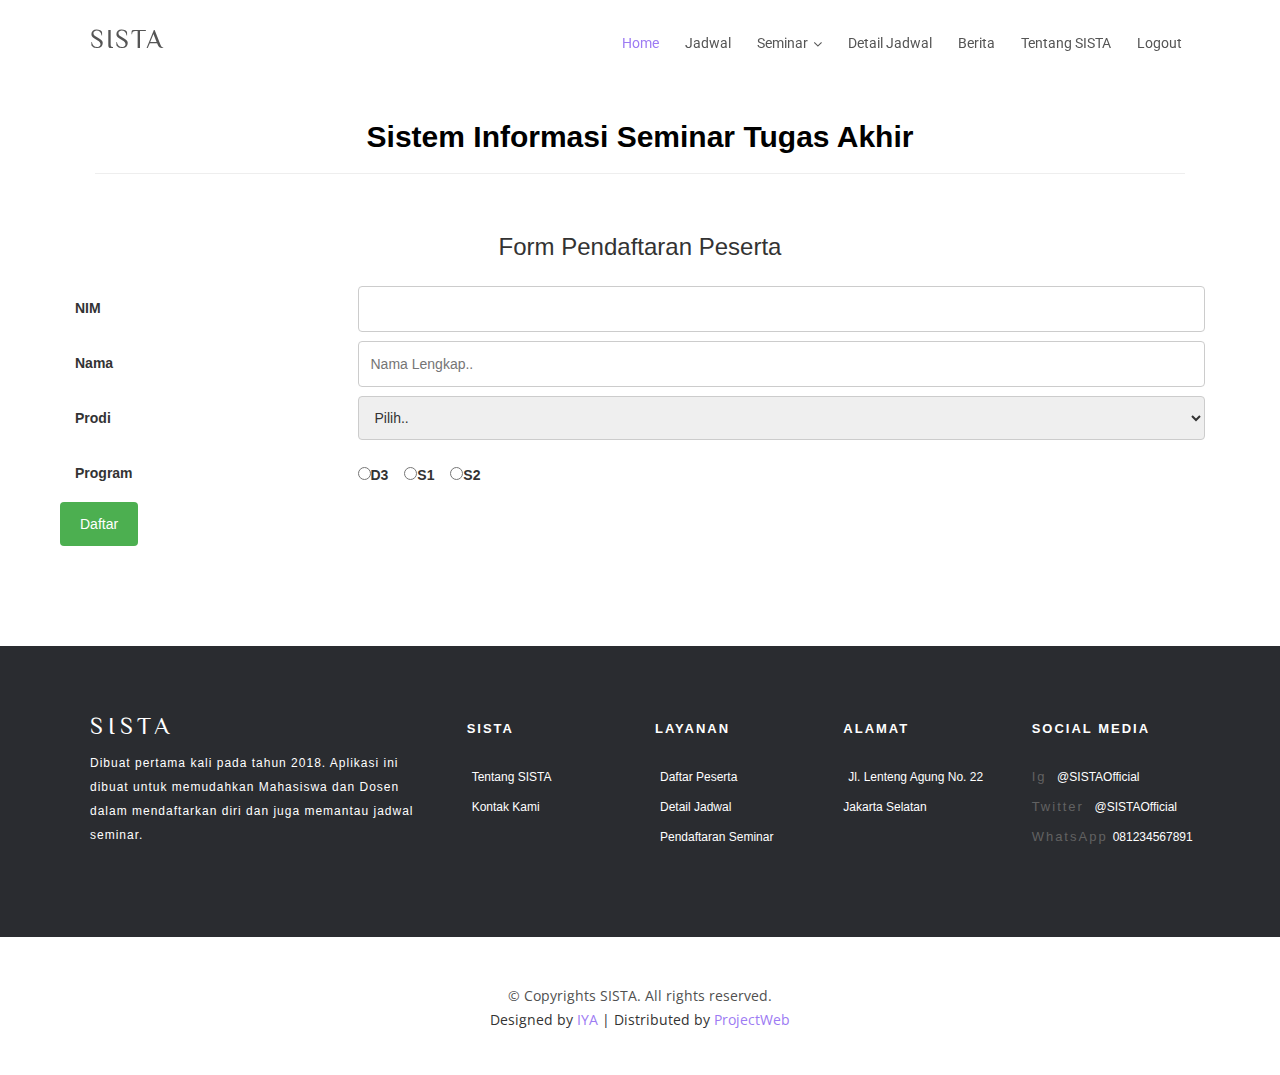
<file: Khoirunnisaa7.github.io-main/daftar-peserta.html>
<!DOCTYPE html>
<html lang="en">

<head>
    <meta charset="utf-8">
    <title>SISTA - Sistem Informasi Seminar Tugas Akhir</title>
    <meta content="width=device-width, initial-scale=1.0" name="viewport">
    <meta content="" name="keywords">
    <meta content="" name="description">

    <!-- Favicons -->
    <link href="img/logo.png" rel="icon">
    <link href="img/apple-touch-icon.png" rel="apple-touch-icon">

    <!-- Google Fonts -->
    <link
        href="https://fonts.googleapis.com/css?family=Open+Sans:300,300i,400,400i,700,700i|Roboto:100,300,400,500,700|Philosopher:400,400i,700,700i"
        rel="stylesheet">

    <!-- Bootstrap css -->
    <!-- <link rel="stylesheet" href="css/bootstrap.css"> -->
    <link href="lib/bootstrap/css/bootstrap.min.css" rel="stylesheet">
    <link href="//netdna.bootstrapcdn.com/bootstrap/3.0.0/css/bootstrap.min.css" rel="stylesheet" id="bootstrap-css">
    <script src="//netdna.bootstrapcdn.com/bootstrap/3.0.0/js/bootstrap.min.js"></script>
    <script src="//code.jquery.com/jquery-1.11.1.min.js"></script>

    <!-- Libraries CSS Files -->
    <link href="lib/owlcarousel/assets/owl.carousel.min.css" rel="stylesheet">
    <link href="lib/owlcarousel/assets/owl.theme.default.min.css" rel="stylesheet">
    <link href="lib/font-awesome/css/font-awesome.min.css" rel="stylesheet">
    <link href="lib/animate/animate.min.css" rel="stylesheet">
    <link href="lib/modal-video/css/modal-video.min.css" rel="stylesheet">

    <!-- Main Stylesheet File -->
    <link href="css/style.css" rel="stylesheet">

    <!-- =======================================================
    Theme Name: eStartup
    Theme URL: https://bootstrapmade.com/estartup-bootstrap-landing-page-template/
    Author: BootstrapMade.com
    License: https://bootstrapmade.com/license/
  ======================================================= -->
</head>
<style>
    * {
        box-sizing: border-box;
    }

    input[type=text],
    select,
    textarea {
        width: 100%;
        padding: 12px;
        border: 1px solid #ccc;
        border-radius: 4px;
        resize: vertical;
    }

    label {
        padding: 12px 12px 12px 0;
        display: inline-block;
    }

    input[type=submit] {
        background-color: #4CAF50;
        color: white;
        padding: 12px 20px;
        border: none;
        border-radius: 4px;
        cursor: pointer;
        float: right;
    }

    input[type=submit]:hover {
        background-color: #45a049;
    }

    .container {
        border-radius: 5px;
        padding: 20px;
    }

    .col-25 {
        float: left;
        width: 25%;
        margin-top: 6px;
    }

    .col-75 {
        float: left;
        width: 75%;
        margin-top: 6px;
    }

    /* Clear floats after the columns */
    .row:after {
        content: "";
        display: table;
        clear: both;
    }

    /* Responsive layout - when the screen is less than 600px wide, make the two columns stack on top of each other instead of next to each other */
    @media screen and (max-width: 600px) {

        .col-25,
        .col-75,
        input[type=submit] {
            width: 100%;
            margin-top: 0;
        }
    }
</style>

<body>

    <header id="header" class="header header-hide">
        <div class="container">

            <div id="logo" class="pull-left">
                <h1><a href="#body" class="scrollto">SISTA</a></h1>
                <!-- Uncomment below if you prefer to use an image logo -->
                <!-- <a href="#body"><img src="img/logo.png" alt="" title="" /></a>-->
            </div>

            <nav id="nav-menu-container">
                <ul class="nav-menu">
                  <li class="menu-active"><a href="index.html">Home</a></li>
                  <li><a href="jadwal.html">Jadwal</a></li>
                  <li class="menu-has-children"><a href="">Seminar</a>
                    <ul>
                      <li><a href="peserta-seminar.html">Daftar Peserta Seminar</a></li>
                      <li><a href="#">Admin Seminar</a></li>
                      <li><a href="daftar-peserta.html">Daftar Peserta</a></li>
                      <li><a href="verifikasi-registrasi.html">Daftar Registrasi Peserta</a></li>
                      <li><a href="index.html">Tentang SISTA</a></li>
                      <li><a href="message">Pesan</a></li>
                    </ul>
                  <li><a href="detail.html">Detail Jadwal</a></li>
                  <li><a href="#">Berita</a></li>
                  <li><a href="index.html">Tentang SISTA</a></li>
                  <li><a href="login-regis.html">logout</a></li>
                </ul>
              </nav><!-- #nav-menu-container -->
          </header><!-- #header -->
        </div>
    </header><!-- #header -->

    <section id="daftar" class="daftar padd-section wow fadeInUp">
        <div class="container">
            <div class="row justify-content-center">

                <div class="container">
                    <div class="row">
                        <div class="col-md-12 text-center">
                            <h2
                                style="font-family: 'Trebuchet MS', 'Lucida Sans Unicode', 'Lucida Grande', 'Lucida Sans', Arial, sans-serif;">
                                Sistem Informasi Seminar Tugas Akhir</h2>
                            <hr>
                        </div>
                    </div>
                </div>
            </div>
        </div>

        <div>
            <h3 style="text-align: center;">Form Pendaftaran Peserta</h3>
            <div class="container">
                <form action="/action_page.php">
                    <div class="row">
                        <div class="col-25">
                            <label for="nim">NIM</label>
                        </div>
                        <div class="col-75">
                            <input type="text" id="nim" name="NIM">
                        </div>
                    </div>
                    <div class="row">
                        <div class="col-25">
                            <label for="nama">Nama</label>
                        </div>
                        <div class="col-75">
                            <input type="text" id="nama" name="Nama" placeholder="Nama Lengkap..">
                        </div>
                    </div>
                    <div class="row">
                        <div class="col-25">
                            <label for="prodi">Prodi</label>
                        </div>
                        <div class="col-75">
                            <select id="prodi" name="Prodi">
                                <option value="pilih">Pilih..</option>
                                <option value="si">Sistem Informasi</option>
                                <option value="ti">Teknik Informatika</option>
                            </select>
                        </div>
                    </div>
                    <div class="row">
                        <div class="col-25">
                            <label for="prodi">Program</label>
                        </div>
                        <div class="col-75">
                            <label><input type="radio" name="d3" value="D3" />D3</label>
                            <label><input type="radio" name="s1" value="S1" />S1</label>
                            <label><input type="radio" name="s2" value="S2" />S2</label>
                        </div>
                        <div class="row">
                            <input type="submit" value="Daftar">
                        </div>
                    </div>
                </form>
            </div>
        </div>
    </section>
    <footer class="footer">
        <div class="container">
          <div class="row">
    
            <div class="col-md-12 col-lg-4">
              <div class="footer-logo">
    
                <a class="navbar-brand" href="#">SISTA</a>
                <p>Dibuat pertama kali pada tahun 2018. Aplikasi ini dibuat untuk memudahkan Mahasiswa dan Dosen dalam mendaftarkan diri dan juga 
                  memantau jadwal seminar.
                </p>
    
              </div>
            </div>
    
            <div class="col-sm-6 col-md-3 col-lg-2">
              <div class="list-menu">
    
                <h4>SISTA</h4>
    
                <ul class="list-unstyled">
                  <li><a href="#">Tentang SISTA</a></li>
                  <li><a href="#">Kontak Kami</a></li>
                </ul>
    
              </div>
            </div>
    
            <div class="col-sm-6 col-md-3 col-lg-2">
              <div class="list-menu">
    
                <h4>Layanan</h4>
    
                <ul class="list-unstyled">
                  <li><a href="#">Daftar Peserta</a></li>
                  <li><a href="#">Detail Jadwal</a></li>
                  <li><a href="#">Pendaftaran Seminar</a></li>
                </ul>
    
              </div>
            </div>
    
            <div class="col-sm-6 col-md-3 col-lg-2">
              <div class="list-menu">
    
                <h4>Alamat</h4>
    
                <ul class="list-unstyled">
                  <li><a href="#">Jl. Lenteng Agung No. 22 Jakarta Selatan</a></li>
                </ul>
    
              </div>
            </div>
    
            <div class="col-sm-6 col-md-3 col-lg-2">
              <div class="list-menu">
    
                <h4>Social Media</h4>
    
                <ul class="list-unstyled">
                  <li>Ig <a href="#">@SISTAOfficial</a></li>
                  <li>Twitter <a href="#">@SISTAOfficial</a></li>
                  <li>WhatsApp<a href="#">081234567891</a></li>
                </ul>
    
              </div>
            </div>
    
          </div>
        </div>
    
        <div class="copyrights">
          <div class="container">
            <p>&copy; Copyrights SISTA. All rights reserved.</p>
            <div class="credits">
              <!--
                All the links in the footer should remain intact.
                You can delete the links only if you purchased the pro version.
                Licensing information: https://bootstrapmade.com/license/
                Purchase the pro version with working PHP/AJAX contact form: https://bootstrapmade.com/buy/?theme=eStartup
              -->
              Designed by <a href="">IYA</a> | Distributed by <a href="">ProjectWeb</a>
            </div>
          </div>
        </div>
    
      </footer>
    <!-- JavaScript Libraries -->
    <script src="lib/jquery/jquery.min.js"></script>
    <script src="lib/jquery/jquery-migrate.min.js"></script>
    <script src="lib/bootstrap/js/bootstrap.bundle.min.js"></script>
    <script src="lib/superfish/hoverIntent.js"></script>
    <script src="lib/superfish/superfish.min.js"></script>
    <script src="lib/easing/easing.min.js"></script>
    <script src="lib/modal-video/js/modal-video.js"></script>
    <script src="lib/owlcarousel/owl.carousel.min.js"></script>
    <script src="lib/wow/wow.min.js"></script>
    
    <!-- Contact Form JavaScript File -->
    <script src="contactform/contactform.js"></script>

    <!-- Template Main Javascript File -->
    <script src="js/main.js"></script>

</body>

</html>
</file>
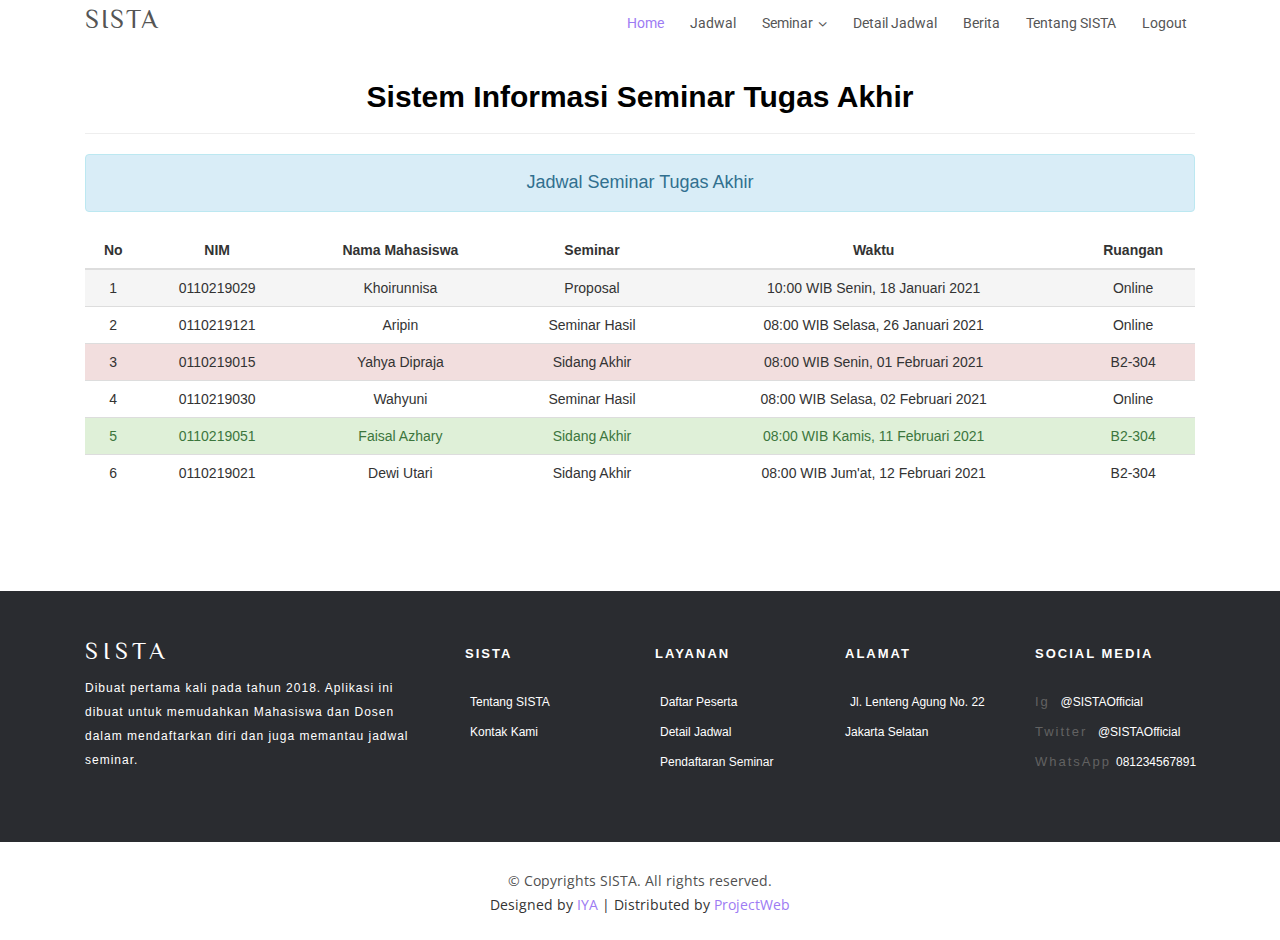
<file: Khoirunnisaa7.github.io-main/jadwal.html>
<!DOCTYPE html>
<html lang="en">

<head>
    <meta charset="utf-8">
    <title>SISTA - Sistem Informasi Seminar Tugas Akhir</title>
    <meta content="width=device-width, initial-scale=1.0" name="viewport">
    <meta content="" name="keywords">
    <meta content="" name="description">

    <!-- Favicons -->
    <link href="img/logo.png" rel="icon">
    <link href="img/apple-touch-icon.png" rel="apple-touch-icon">

    <!-- Google Fonts -->
    <link
        href="https://fonts.googleapis.com/css?family=Open+Sans:300,300i,400,400i,700,700i|Roboto:100,300,400,500,700|Philosopher:400,400i,700,700i"
        rel="stylesheet">

    <!-- Bootstrap css -->
    <!-- <link rel="stylesheet" href="css/bootstrap.css"> -->
    <link href="lib/bootstrap/css/bootstrap.min.css" rel="stylesheet">
    <link href="//netdna.bootstrapcdn.com/bootstrap/3.0.0/css/bootstrap.min.css" rel="stylesheet" id="bootstrap-css">
    <script src="//netdna.bootstrapcdn.com/bootstrap/3.0.0/js/bootstrap.min.js"></script>
    <script src="//code.jquery.com/jquery-1.11.1.min.js"></script>

    <!-- Libraries CSS Files -->
    <link href="lib/owlcarousel/assets/owl.carousel.min.css" rel="stylesheet">
    <link href="lib/owlcarousel/assets/owl.theme.default.min.css" rel="stylesheet">
    <link href="lib/font-awesome/css/font-awesome.min.css" rel="stylesheet">
    <link href="lib/animate/animate.min.css" rel="stylesheet">
    <link href="lib/modal-video/css/modal-video.min.css" rel="stylesheet">

    <!-- Main Stylesheet File -->
    <link href="css/style.css" rel="stylesheet">

    <!-- =======================================================
            Theme Name: eStartup
            Theme URL: https://bootstrapmade.com/estartup-bootstrap-landing-page-template/
            Author: BootstrapMade.com
            License: https://bootstrapmade.com/license/
        ======================================================= -->
</head>

<body>

    <header id="header" class="header header-hide">
        <div class="container">

            <div id="logo" class="pull-left">
                <h1><a href="#body" class="scrollto">SISTA</a></h1>
                <!-- Uncomment below if you prefer to use an image logo -->
                <!-- <a href="#body"><img src="img/logo.png" alt="" title="" /></a>-->
            </div>

            <nav id="nav-menu-container">
                <ul class="nav-menu">
                  <li class="menu-active"><a href="index.html">Home</a></li>
                  <li><a href="jadwal.html">Jadwal</a></li>
                  <li class="menu-has-children"><a href="">Seminar</a>
                    <ul>
                      <li><a href="peserta-seminar.html">Daftar Peserta Seminar</a></li>
                      <li><a href="#">Admin Seminar</a></li>
                      <li><a href="daftar-peserta.html">Daftar Peserta</a></li>
                      <li><a href="verifikasi-registrasi.html">Daftar Registrasi Peserta</a></li>
                      <li><a href="index.html">Tentang SISTA</a></li>
                      <li><a href="message">Pesan</a></li>
                    </ul>
                  <li><a href="detail.html">Detail Jadwal</a></li>
                  <li><a href="#">Berita</a></li>
                  <li><a href="index.html">Tentang SISTA</a></li>
                  <li><a href="login-regis.html">logout</a></li>
                </ul>
              </nav><!-- #nav-menu-container -->
          </header><!-- #header -->
        </div>
    </header><!-- #header -->

    <!--==========================
            Jadwal Section
        ============================-->
    <section id="jadwal" class="jadwal padd-section wow fadeInUp">
        <div class="container">
            <div class="row justify-content-center">

                <div class="container">
                    <div class="row">
                        <div class="col-md-12 text-center">
                            <h2
                                style="font-family: 'Trebuchet MS', 'Lucida Sans Unicode', 'Lucida Grande', 'Lucida Sans', Arial, sans-serif;">
                                Sistem Informasi Seminar Tugas Akhir</h2>
                            <hr>
                            <div class="alert alert-info" style="text-align: center; font-size: 18px;">
                                Jadwal Seminar Tugas Akhir</div>
                            <div class="alert alert-success" style="display:none;">
                                <span class="glyphicon glyphicon-ok"></span> Drag table row and cange Order
                            </div>
                            <table class="table">
                                <thead>
                                    <tr>
                                        <th style="text-align: center;">No</th>
                                        <th style="text-align: center;">NIM</th>
                                        <th style="text-align: center;">Nama Mahasiswa</th>
                                        <th style="text-align: center;">Seminar</th>
                                        <th style="text-align: center;">Waktu</th>
                                        <th style="text-align: center;">Ruangan</th>
                                    </tr>
                                </thead>
                                <tbody>
                                    <tr class="active">
                                        <td style="text-align: center;">1</td>
                                        <td style="text-align: center;">0110219029</td>
                                        <td style="text-align: center;">Khoirunnisa</td>
                                        <td style="text-align: center;">Proposal</td>
                                        <td style="text-align: center;">10:00 WIB Senin, 18 Januari 2021</td>
                                        <td style="text-align: center;">Online</td>
                                    </tr>
                                    <tr>
                                        <td style="text-align: center;">2</td>
                                        <td style="text-align: center;">0110219121</td>
                                        <td style="text-align: center;">Aripin</td>
                                        <td style="text-align: center;">Seminar Hasil</td>
                                        <td style="text-align: center;">08:00 WIB Selasa, 26 Januari 2021</td>
                                        <td style="text-align: center;">Online</td>
                                    </tr>
                                    <tr class="danger">
                                        <td style="text-align: center;">3</td>
                                        <td style="text-align: center;">0110219015</td>
                                        <td style="text-align: center;">Yahya Dipraja</td>
                                        <td style="text-align: center;">Sidang Akhir</td>
                                        <td style="text-align: center;">08:00 WIB Senin, 01 Februari 2021</td>
                                        <td style="text-align: center;">B2-304</td>
                                    </tr>
                                    <tr>
                                        <td style="text-align: center;">4</td>
                                        <td style="text-align: center;">0110219030</td>
                                        <td style="text-align: center;">Wahyuni</td>
                                        <td style="text-align: center;">Seminar Hasil</td>
                                        <td style="text-align: center;">08:00 WIB Selasa, 02 Februari 2021</td>
                                        <td style="text-align: center;">Online</td>
                                    </tr>
                                    <tr class="alert-success">
                                        <td style="text-align: center;">5</td>
                                        <td style="text-align: center;">0110219051</td>
                                        <td style="text-align: center;">Faisal Azhary</td>
                                        <td style="text-align: center;">Sidang Akhir</td>
                                        <td style="text-align: center;">08:00 WIB Kamis, 11 Februari 2021</td>
                                        <td style="text-align: center;">B2-304</td>
                                    </tr>
                                    <tr>
                                        <td style="text-align: center;">6</td>
                                        <td style="text-align: center;">0110219021</td>
                                        <td style="text-align: center;">Dewi Utari</td>
                                        <td style="text-align: center;">Sidang Akhir</td>
                                        <td style="text-align: center;">08:00 WIB Jum'at, 12 Februari 2021</td>
                                        <td style="text-align: center;">B2-304</td>
                                    </tr>
                                </tbody>
                            </table>
                        </div>
                    </div>
                </div>
            </div>
        </div>
    </section>
    <footer class="footer">
        <div class="container">
          <div class="row">
    
            <div class="col-md-12 col-lg-4">
              <div class="footer-logo">
    
                <a class="navbar-brand" href="#">SISTA</a>
                <p>Dibuat pertama kali pada tahun 2018. Aplikasi ini dibuat untuk memudahkan Mahasiswa dan Dosen dalam mendaftarkan diri dan juga 
                  memantau jadwal seminar.
                </p>
    
              </div>
            </div>
    
            <div class="col-sm-6 col-md-3 col-lg-2">
              <div class="list-menu">
    
                <h4>SISTA</h4>
    
                <ul class="list-unstyled">
                  <li><a href="#">Tentang SISTA</a></li>
                  <li><a href="#">Kontak Kami</a></li>
                </ul>
    
              </div>
            </div>
    
            <div class="col-sm-6 col-md-3 col-lg-2">
              <div class="list-menu">
    
                <h4>Layanan</h4>
    
                <ul class="list-unstyled">
                  <li><a href="#">Daftar Peserta</a></li>
                  <li><a href="#">Detail Jadwal</a></li>
                  <li><a href="#">Pendaftaran Seminar</a></li>
                </ul>
    
              </div>
            </div>
    
            <div class="col-sm-6 col-md-3 col-lg-2">
              <div class="list-menu">
    
                <h4>Alamat</h4>
    
                <ul class="list-unstyled">
                  <li><a href="#">Jl. Lenteng Agung No. 22 Jakarta Selatan</a></li>
                </ul>
    
              </div>
            </div>
    
            <div class="col-sm-6 col-md-3 col-lg-2">
              <div class="list-menu">
    
                <h4>Social Media</h4>
    
                <ul class="list-unstyled">
                  <li>Ig <a href="#">@SISTAOfficial</a></li>
                  <li>Twitter <a href="#">@SISTAOfficial</a></li>
                  <li>WhatsApp<a href="#">081234567891</a></li>
                </ul>
    
              </div>
            </div>
    
          </div>
        </div>
    
        <div class="copyrights">
          <div class="container">
            <p>&copy; Copyrights SISTA. All rights reserved.</p>
            <div class="credits">
              <!--
                All the links in the footer should remain intact.
                You can delete the links only if you purchased the pro version.
                Licensing information: https://bootstrapmade.com/license/
                Purchase the pro version with working PHP/AJAX contact form: https://bootstrapmade.com/buy/?theme=eStartup
              -->
              Designed by <a href="">IYA</a> | Distributed by <a href="">ProjectWeb</a>
            </div>
          </div>
        </div>
    
      </footer>

    <!-- JavaScript Libraries -->
    <script src="lib/jquery/jquery.min.js"></script>
    <script src="lib/jquery/jquery-migrate.min.js"></script>
    <script src="lib/bootstrap/js/bootstrap.bundle.min.js"></script>
    <script src="lib/superfish/hoverIntent.js"></script>
    <script src="lib/superfish/superfish.min.js"></script>
    <script src="lib/easing/easing.min.js"></script>
    <script src="lib/modal-video/js/modal-video.js"></script>
    <script src="lib/owlcarousel/owl.carousel.min.js"></script>
    <script src="lib/wow/wow.min.js"></script>
    <!-- Contact Form JavaScript File -->
    <script src="contactform/contactform.js"></script>

    <!-- Template Main Javascript File -->
    <script src="js/main.js"></script>

</body>

</html>
</file>
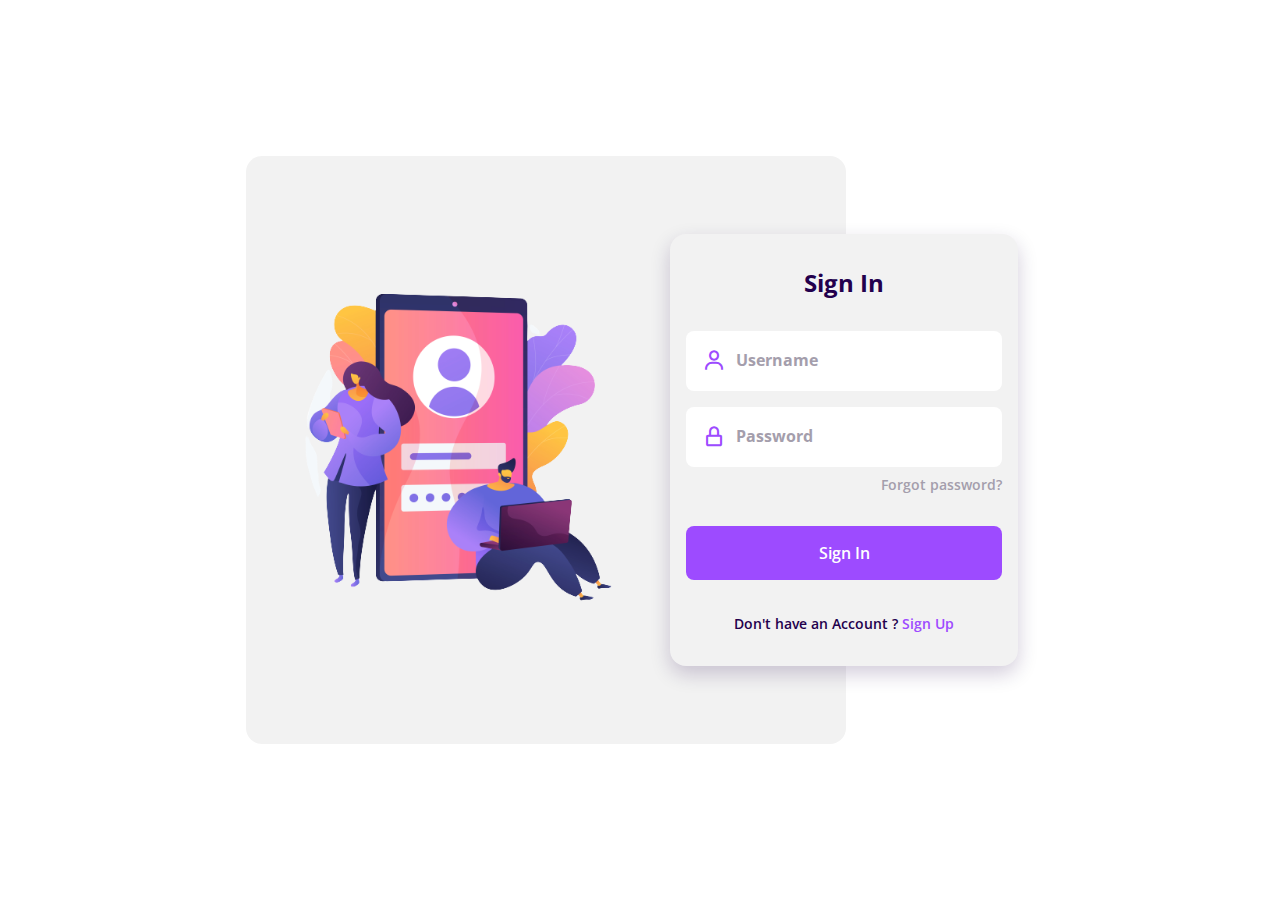
<file: Khoirunnisaa7.github.io-main/login-regis.html>
<!DOCTYPE html>
<html lang="en">
    <head>
        <meta charset="UTF-8">
        <meta name="viewport" content="width=device-width, initial-scale=1.0">

        <!-- ===== CSS ===== -->
        <link rel="stylesheet" href="assets-login/css/styles.css">
    
        <!-- ===== BOX ICONS ===== -->
        <link href='https://cdn.jsdelivr.net/npm/boxicons@2.0.5/css/boxicons.min.css' rel='stylesheet'>

        <title>SISTA | Login</title>
    </head>
    <body>
        <div class="login">
            <div class="login__content">
                <div class="login__img">
                    <img src="assets-login/img/login.svg" alt="">
                </div>

                <div class="login__forms">
                    <form action="" class="login__registre" id="login-in">
                        <h1 class="login__title">Sign In</h1>
    
                        <div class="login__box">
                            <i class='bx bx-user login__icon'></i>
                            <input type="text" placeholder="Username" class="login__input">
                        </div>
    
                        <div class="login__box">
                            <i class='bx bx-lock-alt login__icon'></i>
                            <input type="password" placeholder="Password" class="login__input">
                        </div>

                        <a href="#" class="login__forgot">Forgot password?</a>

                        <a href="index.html" class="login__button">Sign In</a>

                        <div>
                            <span class="login__account">Don't have an Account ?</span>
                            <span class="login__signin" id="sign-up">Sign Up</span>
                        </div>
                    </form>

                    <form action="" class="login__create none" id="login-up">
                        <h1 class="login__title">Create Account</h1>
    
                        <div class="login__box">
                            <i class='bx bx-user login__icon'></i>
                            <input type="text" placeholder="Username" class="login__input">
                        </div>
    
                        <div class="login__box">
                            <i class='bx bx-at login__icon'></i>
                            <input type="text" placeholder="Email" class="login__input">
                        </div>

                        <div class="login__box">
                            <i class='bx bx-lock-alt login__icon'></i>
                            <input type="password" placeholder="Password" class="login__input">
                        </div>

                        <a href="index.html" class="login__button">Sign Up</a>

                        <div>
                            <span class="login__account">Already have an Account ?</span>
                            <span class="login__signup" id="sign-in">Sign In</span>
                        </div>

                        
                    </form>
                </div>
            </div>
        </div>

        <!--===== MAIN JS =====-->
        <script src="assets-login/js/main.js"></script>
    </body>
</html>
</file>
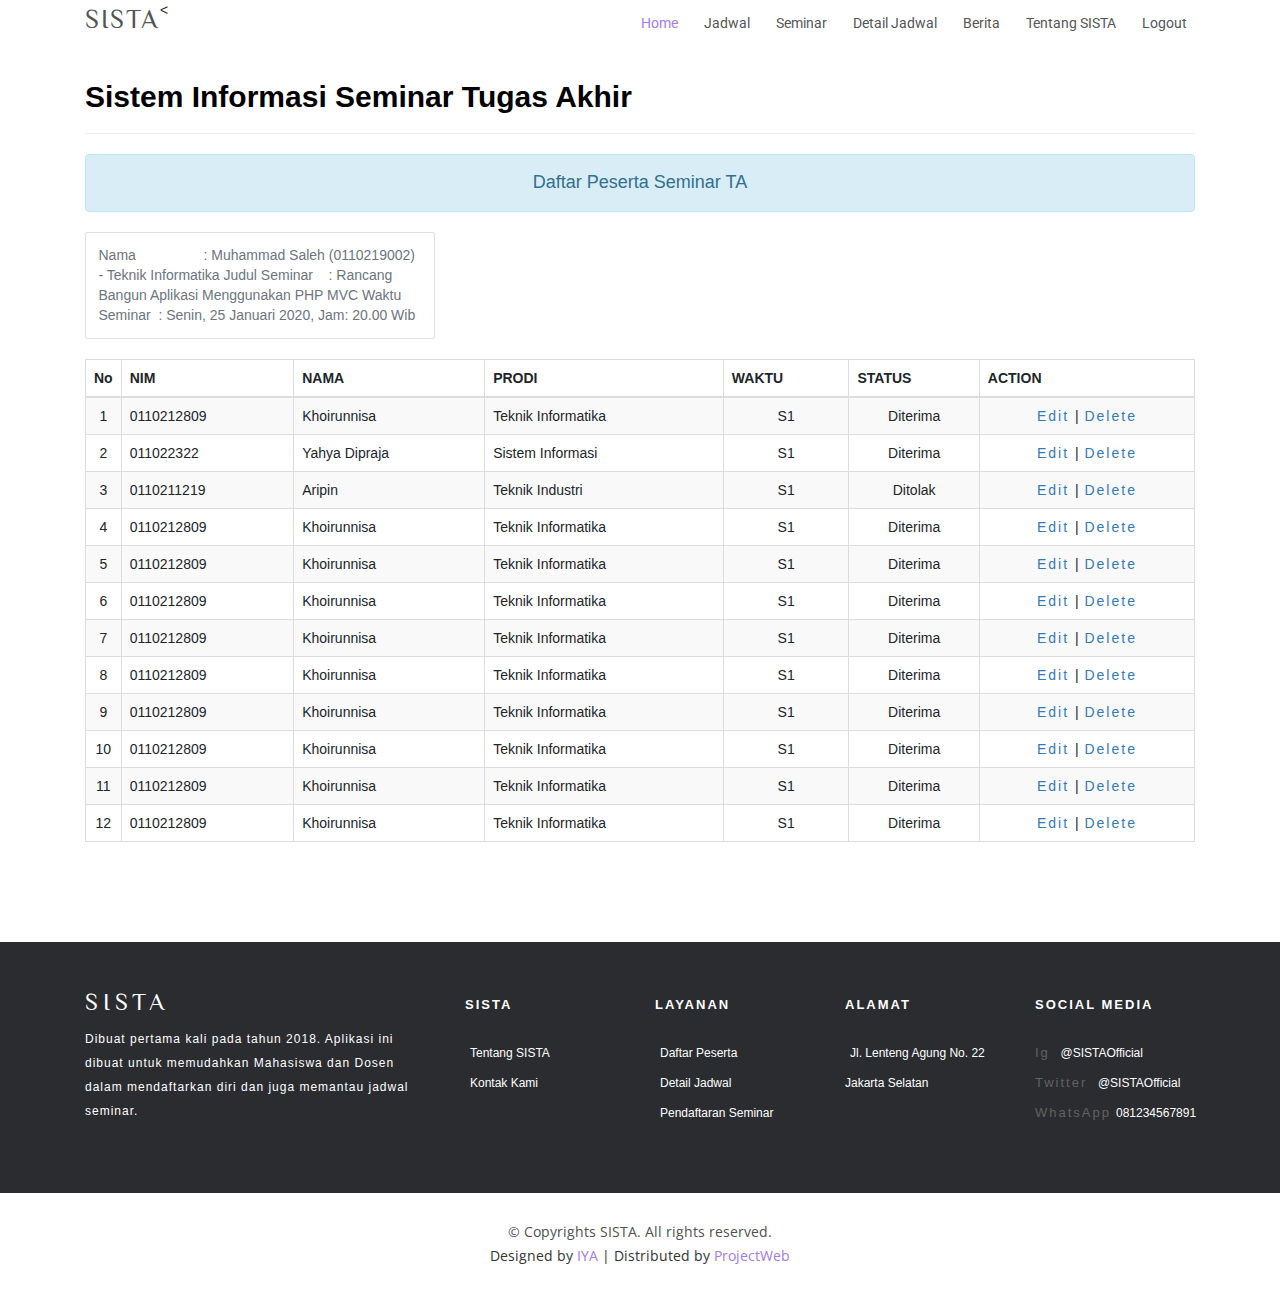
<file: Khoirunnisaa7.github.io-main/peserta-seminar.html>
<!DOCTYPE html>
<html lang="en">

<head>
    <meta charset="utf-8">
    <title>SISTA - Sistem Informasi Seminar Tugas Akhir</title>
    <meta content="width=device-width, initial-scale=1.0" name="viewport">
    <meta content="" name="keywords">
    <meta content="" name="description">

    <!-- Favicons -->
    <link href="img/logo.png" rel="icon">
    <link href="img/apple-touch-icon.png" rel="apple-touch-icon">

    <!-- Google Fonts -->
    <link
        href="https://fonts.googleapis.com/css?family=Open+Sans:300,300i,400,400i,700,700i|Roboto:100,300,400,500,700|Philosopher:400,400i,700,700i"
        rel="stylesheet">

    <!-- Bootstrap css -->
    <!-- <link rel="stylesheet" href="css/bootstrap.css"> -->
    <link href="lib/bootstrap/css/bootstrap.min.css" rel="stylesheet">
    <link rel="stylesheet" href="https://cdnjs.cloudflare.com/ajax/libs/twitter-bootstrap/4.5.2/css/bootstrap.css">
    <link rel="stylesheet" href=" https://cdn.datatables.net/1.10.23/css/dataTables.bootstrap4.min.css">
    <link href="//netdna.bootstrapcdn.com/bootstrap/3.0.0/css/bootstrap.min.css" rel="stylesheet" id="bootstrap-css">
    <script src="//netdna.bootstrapcdn.com/bootstrap/3.0.0/js/bootstrap.min.js"></script>
    <script src="//code.jquery.com/jquery-1.11.1.min.js"></script>

    <!-- Libraries CSS Files -->
    <link href="lib/owlcarousel/assets/owl.carousel.min.css" rel="stylesheet">
    <link href="lib/owlcarousel/assets/owl.theme.default.min.css" rel="stylesheet">
    <link href="lib/font-awesome/css/font-awesome.min.css" rel="stylesheet">
    <link href="lib/animate/animate.min.css" rel="stylesheet">
    <link href="lib/modal-video/css/modal-video.min.css" rel="stylesheet">

    <!-- Main Stylesheet File -->
    <link href="css/style.css" rel="stylesheet">

    <!-- =======================================================
            Theme Name: eStartup
            Theme URL: https://bootstrapmade.com/estartup-bootstrap-landing-page-template/
            Author: BootstrapMade.com
            License: https://bootstrapmade.com/license/
        ======================================================= -->
</head>

<body>

    <header id="header" class="header header-hide">
        <div class="container">

            <div id="logo" class="pull-left">
                <h1><a href="#body" class="scrollto">SISTA</a></h1>
                <!-- Uncomment below if you prefer to use an image logo -->
                <!-- <a href="#body"><img src="img/logo.png" alt="" title="" /></a>-->
            </div>

            <<nav id="nav-menu-container">
                <ul class="nav-menu">
                  <li class="menu-active"><a href="index.html">Home</a></li>
                  <li><a href="jadwal.html">Jadwal</a></li>
                  <li class="menu-has-children"><a href="">Seminar</a>
                    <ul>
                      <li><a href="peserta-seminar.html">Daftar Peserta Seminar</a></li>
                      <li><a href="#">Admin Seminar</a></li>
                      <li><a href="daftar-peserta.html">Daftar Peserta</a></li>
                      <li><a href="verifikasi-registrasi.html">Daftar Registrasi Peserta</a></li>
                      <li><a href="index.html">Tentang SISTA</a></li>
                      <li><a href="message">Pesan</a></li>
                    </ul>
                  <li><a href="detail.html">Detail Jadwal</a></li>
                  <li><a href="#">Berita</a></li>
                  <li><a href="index.html">Tentang SISTA</a></li>
                  <li><a href="login-regis.html">logout</a></li>
                </ul>
              </nav><!-- #nav-menu-container -->
          </header><!-- #header -->
        </div>
    </header><!-- #header -->

    <!--==========================
            Jadwal Section
        ============================-->
    <section id="jadwal" class="jadwal padd-section wow fadeInUp">
        <div class="container">
            <div class="row justify-content-center">

                <div class="container">
                    <div class="row">
                        <div class="col-md-12">
                            <h2
                                style="font-family: 'Trebuchet MS', 'Lucida Sans Unicode', 'Lucida Grande', 'Lucida Sans', Arial, sans-serif;">
                                Sistem Informasi Seminar Tugas Akhir</h2>
                            <hr>
                            <div class="alert alert-info" style="text-align: center; font-size: 18px;">
                                Daftar Peserta Seminar TA</div>
                    
                                <div class="card" style="width: 35rem;">
                                    <div class="card-body">
                                 
                                      <h7 class="card-subtitle mb-2 text-muted">Nama&emsp;&emsp;&emsp;&emsp;&nbsp;&nbsp; : Muhammad Saleh (0110219002) - Teknik Informatika</h7>
                                      <h7 class="card-subtitle mb-2 text-muted">Judul Seminar&nbsp;&nbsp;&nbsp;  : Rancang Bangun Aplikasi Menggunakan PHP MVC</h7>
                                      <h7 class="card-subtitle mb-2 text-muted">Waktu Seminar&nbsp;  : Senin, 25 Januari 2020, Jam: 20.00 Wib</h7>
                                    </div>
                                  </div>
                                  <br>

                    
                            <table id="example" class="table table-striped table-bordered" style="width:100%" align="center">
                                <thead>
                                    <tr align="center">
                                        <th width="5px">No</th>
                                        <th>NIM</th>
                                        <th>NAMA</th>
                                        <th>PRODI</th>
                                        <th>WAKTU</th>
                                        <th>STATUS</th>
                                        <th>ACTION</th>
                                    </tr>
                                </thead>
                                <tbody>
                                    <tr>
                                        <td align="center">1</td>
                                        <td>0110212809</td>
                                        <td>Khoirunnisa</td>
                                        <td>Teknik Informatika</td>
                                        <td align="center">S1</td>
                                        <td align="center">Diterima</td>
                                        <td align="center"><a href="#">Edit  </a>|<a href="#">&nbsp;Delete</a></td>
                                    </tr>
                                    <tr>
                                        <td align="center">2</td>
                                        <td>011022322</td>
                                        <td>Yahya Dipraja</td>
                                        <td>Sistem Informasi</td>
                                        <td align="center">S1</td>
                                        <td align="center">Diterima</td>
                                        <td align="center"><a href="#">Edit  </a>|<a href="#">&nbsp;Delete</a></td>
                                    </tr>
                                    <tr>
                                        <td align="center">3</td>
                                        <td>0110211219</td>
                                        <td>Aripin</td>
                                        <td>Teknik Industri</td>
                                        <td align="center">S1</td>
                                        <td align="center">Ditolak</td>
                                        <td align="center"><a href="#">Edit  </a>|<a href="#">&nbsp;Delete</a></td>
                                    </tr>
                                    <tr>
                                        <td align="center">4</td>
                                        <td>0110212809</td>
                                        <td>Khoirunnisa</td>
                                        <td>Teknik Informatika</td>
                                        <td align="center">S1</td>
                                        <td align="center">Diterima</td>
                                        <td align="center"><a href="#">Edit  </a>|<a href="#">&nbsp;Delete</a></td>
                                    </tr>
                                    <tr>
                                        <td align="center">5</td>
                                        <td>0110212809</td>
                                        <td>Khoirunnisa</td>
                                        <td>Teknik Informatika</td>
                                        <td align="center">S1</td>
                                        <td align="center">Diterima</td>
                                        <td align="center"><a href="#">Edit  </a>|<a href="#">&nbsp;Delete</a></td>
                                    </tr>
                                    <tr>
                                        <td align="center">6</td>
                                        <td>0110212809</td>
                                        <td>Khoirunnisa</td>
                                        <td>Teknik Informatika</td>
                                        <td align="center">S1</td>
                                        <td align="center">Diterima</td>
                                        <td align="center"><a href="#">Edit  </a>|<a href="#">&nbsp;Delete</a></td>
                                    </tr>
                                    <tr>
                                        <td align="center">7</td>
                                        <td>0110212809</td>
                                        <td>Khoirunnisa</td>
                                        <td>Teknik Informatika</td>
                                        <td align="center">S1</td>
                                        <td align="center">Diterima</td>
                                        <td align="center"><a href="#">Edit  </a>|<a href="#">&nbsp;Delete</a></td>
                                    </tr>
                                    <tr>
                                        <td align="center">8</td>
                                        <td>0110212809</td>
                                        <td>Khoirunnisa</td>
                                        <td>Teknik Informatika</td>
                                        <td align="center">S1</td>
                                        <td align="center">Diterima</td>
                                        <td align="center"><a href="#">Edit  </a>|<a href="#">&nbsp;Delete</a></td>
                                    </tr>
                                    <tr>
                                        <td align="center">9</td>
                                        <td>0110212809</td>
                                        <td>Khoirunnisa</td>
                                        <td>Teknik Informatika</td>
                                        <td align="center">S1</td>
                                        <td align="center">Diterima</td>
                                        <td align="center"><a href="#">Edit  </a>|<a href="#">&nbsp;Delete</a></td>
                                    </tr>
                                    <tr>
                                        <td align="center">10</td>
                                        <td>0110212809</td>
                                        <td>Khoirunnisa</td>
                                        <td>Teknik Informatika</td>
                                        <td align="center">S1</td>
                                        <td align="center">Diterima</td>
                                        <td align="center"><a href="#">Edit  </a>|<a href="#">&nbsp;Delete</a></td>
                                    </tr>
                                    <tr>
                                        <td align="center">11</td>
                                        <td>0110212809</td>
                                        <td>Khoirunnisa</td>
                                        <td>Teknik Informatika</td>
                                        <td align="center">S1</td>
                                        <td align="center">Diterima</td>
                                        <td align="center"><a href="#">Edit  </a>|<a href="#">&nbsp;Delete</a></td>
                                    </tr>
                                    <tr>
                                        <td align="center">12</td>
                                        <td>0110212809</td>
                                        <td>Khoirunnisa</td>
                                        <td>Teknik Informatika</td>
                                        <td align="center">S1</td>
                                        <td align="center">Diterima</td>
                                        <td align="center"><a href="#">Edit  </a>|<a href="#">&nbsp;Delete</a></td>
                                    </tr>
                                    
                                </tbody>
                                
                            </table>
                            </div>
                    </div>
                </div>
            </div>
        </div>
    </section>
    <footer class="footer">
        <div class="container">
          <div class="row">
    
            <div class="col-md-12 col-lg-4">
              <div class="footer-logo">
    
                <a class="navbar-brand" href="#">SISTA</a>
                <p>Dibuat pertama kali pada tahun 2018. Aplikasi ini dibuat untuk memudahkan Mahasiswa dan Dosen dalam mendaftarkan diri dan juga 
                  memantau jadwal seminar.
                </p>
    
              </div>
            </div>
    
            <div class="col-sm-6 col-md-3 col-lg-2">
              <div class="list-menu">
    
                <h4>SISTA</h4>
    
                <ul class="list-unstyled">
                  <li><a href="#">Tentang SISTA</a></li>
                  <li><a href="#">Kontak Kami</a></li>
                </ul>
    
              </div>
            </div>
    
            <div class="col-sm-6 col-md-3 col-lg-2">
              <div class="list-menu">
    
                <h4>Layanan</h4>
    
                <ul class="list-unstyled">
                  <li><a href="#">Daftar Peserta</a></li>
                  <li><a href="#">Detail Jadwal</a></li>
                  <li><a href="#">Pendaftaran Seminar</a></li>
                </ul>
    
              </div>
            </div>
    
            <div class="col-sm-6 col-md-3 col-lg-2">
              <div class="list-menu">
    
                <h4>Alamat</h4>
    
                <ul class="list-unstyled">
                  <li><a href="#">Jl. Lenteng Agung No. 22 Jakarta Selatan</a></li>
                </ul>
    
              </div>
            </div>
    
            <div class="col-sm-6 col-md-3 col-lg-2">
              <div class="list-menu">
    
                <h4>Social Media</h4>
    
                <ul class="list-unstyled">
                  <li>Ig <a href="#">@SISTAOfficial</a></li>
                  <li>Twitter <a href="#">@SISTAOfficial</a></li>
                  <li>WhatsApp<a href="#">081234567891</a></li>
                </ul>
    
              </div>
            </div>
    
          </div>
        </div>
    
        <div class="copyrights">
          <div class="container">
            <p>&copy; Copyrights SISTA. All rights reserved.</p>
            <div class="credits">
              <!--
                All the links in the footer should remain intact.
                You can delete the links only if you purchased the pro version.
                Licensing information: https://bootstrapmade.com/license/
                Purchase the pro version with working PHP/AJAX contact form: https://bootstrapmade.com/buy/?theme=eStartup
              -->
              Designed by <a href="">IYA</a> | Distributed by <a href="">ProjectWeb</a>
            </div>
          </div>
        </div>
    
      </footer>

    <!-- JavaScript Libraries -->
    <script src="lib/jquery/jquery.min.js"></script>
    <script src="lib/jquery/jquery-migrate.min.js"></script>
    <script src="lib/bootstrap/js/bootstrap.bundle.min.js"></script>
    <script src="lib/superfish/hoverIntent.js"></script>
    <script src="lib/superfish/superfish.min.js"></script>
    <script src="lib/easing/easing.min.js"></script>
    <script src="lib/modal-video/js/modal-video.js"></script>
    <script src="lib/owlcarousel/owl.carousel.min.js"></script>
    <script src="lib/wow/wow.min.js"></script>
    <script src="https://code.jquery.com/jquery-3.5.1.js"></script>
    <script src="https://cdn.datatables.net/1.10.23/js/jquery.dataTables.min.js"></script>
    <script src="https://cdn.datatables.net/1.10.23/js/dataTables.bootstrap4.min.js"></script>
    <!-- Contact Form JavaScript File -->
    <script src="contactform/contactform.js"></script>

    <!-- Template Main Javascript File -->
    <script src="js/main.js"></script>
    <script>
        $(document).ready(function() {
    $('#example').DataTable();
} );
    </script>

</body>

</html>
</file>
<file: Khoirunnisaa7.github.io-main/assets-login/css/styles.css>
/*===== GOOGLE FONTS =====*/
@import url("https://fonts.googleapis.com/css2?family=Open+Sans:wght@400;600;700&display=swap");

/*===== VARIABLES CSS =====*/
:root{
  /*===== Colores =====*/
  --first-color: #9D4BFF;
  --first-color-dark: #23004D;
  --first-color-light: #A49EAC;
  --first-color-lighten: #F2F2F2;

  /*===== Font and typography =====*/
  --body-font: 'Open Sans', sans-serif;
  --h1-font-size: 1.5rem;
  --normal-font-size: .938rem;
  --small-font-size: .813rem;
}

@media screen and (min-width: 768px){
  :root{
    --normal-font-size: 1rem;
    --small-font-size: .875rem;
  }
}

/*===== BASE =====*/
*,::before,::after{
  box-sizing: border-box;
}

body{
  margin: 0;
  padding: 0;
  font-family: var(--body-font);
  font-size: var(--normal-font-size);
  color: var(--first-color-dark);
}

h1{
  margin: 0;
}

a{
  text-decoration: none;
}

img{
  max-width: 100%;
  height: auto;
  display: block;
}

/*===== LOGIN =====*/
.login{
  display: grid;
  grid-template-columns: 100%;
  height: 100vh;
  margin-left: 1.5rem;
  margin-right: 1.5rem;
}

.login__content{
  display: grid;
}

.login__img{
  justify-self: center;
}

.login__img img{
  width: 310px;
  margin-top: 1.5rem;
}

.login__forms{
  position: relative;
  height: 368px;
}

.login__registre, .login__create{
  position: absolute;
  bottom: 1rem;
  width: 100%;
  background-color: var(--first-color-lighten);
  padding: 2rem 1rem;
  border-radius: 1rem;
  text-align: center;
  box-shadow: 0 8px 20px rgba(35,0,77,.2);
  animation-duration: .4s;
  animation-name: animate-login;
}

@keyframes animate-login{
  0%{
    transform: scale(1,1);
  }
  50%{
    transform: scale(1.1,1.1);
  }
  100%{
    transform: scale(1,1);
  }
}

.login__title{
  font-size: var(--h1-font-size);
  margin-bottom: 2rem;
}

.login__box{
  display: grid;
  grid-template-columns: max-content 1fr;
  column-gap: .5rem;
  padding: 1.125rem 1rem;
  background-color: #FFF;
  margin-top: 1rem;
  border-radius: .5rem;
}

.login__icon{
  font-size: 1.5rem;
  color: var(--first-color);
}

.login__input{
  border: none;
  outline: none;
  font-size: var(--normal-font-size);
  font-weight: 700;
  color: var(--first-color-dark);
}

.login__input::placeholder{
  font-size: var(--normal-font-size);
  font-family: var(--body-font);
  color: var(--first-color-light);
}

.login__forgot{
  display: block;
  width: max-content;
  margin-left: auto;
  margin-top: .5rem;
  font-size: var(--small-font-size);
  font-weight: 600;
  color: var(--first-color-light);
}

.login__button{
  display: block;
  padding: 1rem;
  margin: 2rem 0;
  background-color: var(--first-color);
  color: #FFF;
  font-weight: 600;
  text-align: center;
  border-radius: .5rem;
  transition: .3s;
}

.login__button:hover{
  background-color: var(--first-color-dark);
}

.login__account, .login__signin, .login__signup{
  font-weight: 600;
  font-size: var(--small-font-size);
}

.login__account{
  color: var(--first-color-dark);
}

.login__signin, .login__signup{
  color: var(--first-color);
  cursor: pointer;
}

.login__social{
  margin-top: 2rem;
}

.login__social-icon{
  font-size: 1.5rem;
  color: var(--first-color-dark);
  margin: 0 1.5rem;
}

/*Show login*/
.block{
  display: block;
}

/*Hidden login*/
.none{
  display: none;
}

/* ===== MEDIA QUERIES =====*/
@media screen and (min-width: 576px){
  .login__forms{
    width: 348px;
    justify-self: center;
  }
}

@media screen and (min-width: 1024px){
  .login{
    height: 100vh;
    overflow: hidden;
  }

  .login__content{
    grid-template-columns: repeat(2, max-content);
    justify-content: center;
    align-items: center;
    margin-left: 10rem;
  }

  .login__img{
    display: flex;
    width: 600px;
    height: 588px;
    background-color: var(--first-color-lighten);
    border-radius: 1rem;
    padding-left: 1rem;
  }

  .login__img img{
    width: 390px;
    margin-top: 0;
  }

  .login__registre, .login__create{
    left: -11rem;
  }

  .login__registre{
    bottom: -2rem;
  }

  .login__create{
    bottom: -5.5rem;
  }
}
</file>
<file: Khoirunnisaa7.github.io-main/lib/modal-video/css/modal-video.min.css>
@keyframes modal-video{from{opacity:0}to{opacity:1}}@keyframes modal-video-inner{from{transform:translate(0, 100px)}to{transform:translate(0, 0)}}.modal-video{position:fixed;top:0;left:0;width:100%;height:100%;background-color:rgba(0,0,0,0.5);z-index:1000000;cursor:pointer;opacity:1;animation-timing-function:ease-out;animation-duration:.3s;animation-name:modal-video;-webkit-transition:opacity .3s ease-out;-moz-transition:opacity .3s ease-out;-ms-transition:opacity .3s ease-out;-o-transition:opacity .3s ease-out;transition:opacity .3s ease-out}.modal-video-close{opacity:0}.modal-video-close .modal-video-movie-wrap{-webkit-transform:translate(0, 100px);-moz-transform:translate(0, 100px);-ms-transform:translate(0, 100px);-o-transform:translate(0, 100px);transform:translate(0, 100px)}.modal-video-body{max-width:940px;width:100%;height:100%;margin:0 auto;display:table}.modal-video-inner{display:table-cell;vertical-align:middle;width:100%;height:100%}.modal-video-movie-wrap{width:100%;height:0;position:relative;padding-bottom:56.25%;background-color:#333;animation-timing-function:ease-out;animation-duration:.3s;animation-name:modal-video-inner;-webkit-transform:translate(0, 0);-moz-transform:translate(0, 0);-ms-transform:translate(0, 0);-o-transform:translate(0, 0);transform:translate(0, 0);-webkit-transition:-webkit-transform .3s ease-out;-moz-transition:-moz-transform .3s ease-out;-ms-transition:-ms-transform .3s ease-out;-o-transition:-o-transform .3s ease-out;transition:transform .3s ease-out}.modal-video-movie-wrap iframe{position:absolute;top:0;left:0;width:100%;height:100%}.modal-video-close-btn{position:absolute;z-index:2;top:-35px;right:-35px;display:inline-block;width:35px;height:35px;overflow:hidden;border:none;background:transparent}.modal-video-close-btn:before{transform:rotate(45deg)}.modal-video-close-btn:after{transform:rotate(-45deg)}.modal-video-close-btn:before,.modal-video-close-btn:after{content:'';position:absolute;height:2px;width:100%;top:50%;left:0;margin-top:-1px;background:#fff;border-radius:5px;margin-top:-6px}
</file>
<file: Khoirunnisaa7.github.io-main/css/style.css>
@charset "UTF-8";
/*
  Theme Name: eStartup
  Theme URL: https://bootstrapmade.com/estartup-bootstrap-landing-page-template/
  Author: BootstrapMade.com
  License: https://bootstrapmade.com/license/
*/
/*--------------------------------------------------------------
# General
--------------------------------------------------------------*/
body {
  background-color: #fff;
  color: #333;
}

h1, h2, h3, h4, h5, h6 {
  margin: 0;
}

h2 {
  color: #000;
  font-weight: 600;
}

h4 {
  color: #000;
  font-size: 13px;
  font-weight: 700;
  letter-spacing: 2px;
  text-transform: uppercase;
  line-height: 2;
}

h5 {
  color: #626262;
  font-size: 14px;
  font-weight: 500;
}

a {
  letter-spacing: 2px;
  text-decoration: none;
}

ul {
  letter-spacing: 1px;
}

li {
  color: #626262;
  font-size: 13px;
  font-weight: 400;
  letter-spacing: 2px;
  line-height: 30px;
  text-transform: capitalize;
}

p {
  color: #505050;
  font-size: 14px;
  font-weight: 300;
  letter-spacing: 0.5px;
  line-height: 2;
  margin-bottom: 20px;
}

span {
  letter-spacing: 1px;
}

.img-fluid {
  height: 60px;
  margin-bottom: 30px;
  width: 60px;
}

.container-full {
  padding-left: 0;
  padding-right: 0;
}

.btn {
  border: 1px solid #fff;
  border-radius: 50px;
  color: #fff;
  font-size: 11px;
  font-weight: 600;
  padding: 15px 40px;
  text-transform: uppercase;
  -moz-transition: all 0.5s ease-in-out 0s;
  -ms-transition: all 0.5s ease-in-out 0s;
  -o-transition: all 0.5s ease-in-out 0s;
  -webkit-transition: all 0.5s ease-in-out 0s;
  transition: all 0.5s ease-in-out 0s;
}

.btn-default:hover {
  color: #fff;
  background-color: #e6e6e6;
  border-color: #adadad;
}

.fa {
  font-size: 13px;
}

/* Back to top button */
.back-to-top {
  position: fixed;
  display: none;
  background: #9d7bf3;
  display: inline-block;
  line-height: 1;
  color: #fff;
  padding: 7px 12px 13px 12px;
  font-size: 16px;
  border-radius: 2px;
  right: 15px;
  bottom: 15px;
  transition: background 0.5s;
}

@media (max-width: 768px) {
  .back-to-top {
    bottom: 15px;
  }
}

.back-to-top:focus {
  background: #9d7bf3;
  color: #fff;
  outline: none;
}

.back-to-top:hover {
  background: #55b03f;
  color: #fff;
}

/*--------------------------------------------------------------
# Header
--------------------------------------------------------------*/
#header {
  background: #fff;
  position: fixed;
  left: 0;
  top: 0;
  right: 0;
  height: 48px;
  z-index: 3;
  transition: all 0.5s ease;
}

#header #logo {
  padding: 6px 0 0 0;
}

#header #logo h1 {
  color: #505050;
  font-family: "Philosopher", sans-serif;
  font-size: 26px;
  font-weight: 500;
  letter-spacing: 1px;
  margin: 0;
}

#header #logo h1 a {
  color: #555;
  line-height: 1;
  display: inline-block;
  text-decoration: none;
}

#header #logo h1 a span {
  color: #9d7bf3;
}

#header #logo img {
  padding: 0;
  margin: 0;
}

.scroll-header {
  background: #fff;
  box-shadow: 0 3px 7px rgba(0, 0, 0, 0.1);
}

/*--------------------------------------------------------------
# Hero Section
--------------------------------------------------------------*/
#hero {
  width: 100%;
  height: calc(100vh - 40px);
  background: url(../img/hero-bg.png) center bottom no-repeat;
  background-size: 100%;
  position: relative;
  margin-top: 40px;
}

@media (min-width: 1025px) {
  #hero {
    background-attachment: fixed;
  }
}

#hero .hero-container {
  position: absolute;
  bottom: 0;
  top: 0;
  left: 0;
  right: 0;
  display: flex;
  justify-content: center;
  align-items: center;
  flex-direction: column;
  text-align: center;
}

#hero h1 {
  margin: 0 0 10px 0;
  font-size: 48px;
  font-weight: 700;
  line-height: 56px;
  font-family: "Philosopher", sans-serif;
  color: #9d7bf3;
}

@media (max-width: 768px) {
  #hero h1 {
    font-size: 28px;
    line-height: 36px;
  }
}

#hero h2 {
  color: #777;
  margin-bottom: 30px;
  font-size: 20px;
  font-family: "Roboto", sans-serif;
  font-weight: 300;
}

@media (max-width: 768px) {
  #hero h2 {
    font-size: 18px;
    line-height: 24px;
    margin-bottom: 30px;
  }
}

#hero img {
  max-width: 95%;
  margin-bottom: 30px;
}

#hero .btn-get-started {
  font-family: "Roboto", sans-serif;
  text-transform: uppercase;
  font-weight: 400;
  font-size: 13px;
  letter-spacing: 1px;
  display: inline-block;
  padding: 11px 36px;
  border-radius: 50px;
  transition: 0.5s;
  margin-bottom: 30px;
  border: 2px solid #9d7bf3;
  background: #fff;
  color: #9d7bf3;
  text-decoration: none;
}

#hero .btn-get-started:hover {
  background: #9d7bf3;
  color: #fff;
}

#hero .btns a {
  color: #555;
  font-size: 11px;
  font-weight: 600;
  text-transform: uppercase;
  margin: 4px 20px;
  text-decoration: none;
  transition: 0.3s;
}

@media (max-width: 575px) {
  #hero .btns a {
    margin: 4px 8px;
  }
}

#hero .btns a:hover {
  color: #9d7bf3;
}

/*--------------------------------------------------------------
# Navigation Menu
--------------------------------------------------------------*/
/* Nav Menu Essentials */
.nav-menu, .nav-menu * {
  margin: 0;
  padding: 0;
  list-style: none;
}

.nav-menu ul {
  position: absolute;
  display: none;
  top: 100%;
  left: 0;
  z-index: 99;
}

.nav-menu li {
  position: relative;
  white-space: nowrap;
}

.nav-menu > li {
  float: left;
}

.nav-menu li:hover > ul,
.nav-menu li.sfHover > ul {
  display: block;
}

.nav-menu ul ul {
  top: 0;
  left: 100%;
}

.nav-menu ul li {
  min-width: 180px;
}

/* Nav Menu Arrows */
.sf-arrows .sf-with-ul {
  padding-right: 22px;
}

.sf-arrows .sf-with-ul:after {
  content: "\f107";
  position: absolute;
  right: 8px;
  margin-top: 1px;
  font-family: FontAwesome;
  font-style: normal;
  font-weight: normal;
}

.sf-arrows ul .sf-with-ul:after {
  content: "\f105";
}

/* Nav Meu Container */
#nav-menu-container {
  float: right;
  margin: 0 0 0 0;
}

@media (max-width: 1024px) {
  #nav-menu-container {
    display: none;
  }
}

/* Nav Meu Styling */
.nav-menu a {
  padding: 8px 8px;
  text-decoration: none;
  display: inline-block;
  color: #555;
  font-family: "Roboto", sans-serif;
  font-weight: 400;
  font-size: 14px;
  outline: none;
  letter-spacing: 0;
  transition: 0.3s;
}

.nav-menu li:hover > a, .nav-menu > .menu-active > a {
  color: #9d7bf3;
}

.nav-menu > li {
  margin-left: 10px;
}

.nav-menu ul {
  margin: 0;
  padding: 10px;
  box-shadow: 0px 0px 30px rgba(127, 137, 161, 0.25);
  background: #fff;
}

.nav-menu ul li {
  transition: 0.3s;
}

.nav-menu ul li a {
  padding: 5px 10px;
  color: #333;
  transition: 0.3s;
  display: block;
  font-size: 14px;
  text-transform: none;
}

.nav-menu ul li:hover > a {
  color: #9d7bf3;
}

.nav-menu ul ul {
  margin: 0;
}

/* Mobile Nav Toggle */
#mobile-nav-toggle {
  position: fixed;
  right: 0;
  top: 0;
  z-index: 999;
  margin: 4px 20px 0 0;
  border: 0;
  background: none;
  font-size: 24px;
  display: none;
  transition: all 0.4s;
  outline: none;
  cursor: pointer;
}

#mobile-nav-toggle i {
  color: #555;
  font-size: 24px;
}

@media (max-width: 1024px) {
  #mobile-nav-toggle {
    display: inline;
  }
}

/* Mobile Nav Styling */
#mobile-nav {
  position: fixed;
  top: 0;
  padding-top: 18px;
  bottom: 0;
  z-index: 998;
  background: rgba(52, 59, 64, 0.9);
  left: -260px;
  width: 260px;
  overflow-y: auto;
  transition: 0.4s;
}

#mobile-nav ul {
  padding: 0;
  margin: 0;
  list-style: none;
}

#mobile-nav ul li {
  position: relative;
}

#mobile-nav ul li a {
  color: #fff;
  font-size: 14px;
  overflow: hidden;
  padding: 6px 22px 6px 15px;
  position: relative;
  text-decoration: none;
  width: 100%;
  display: block;
  outline: none;
  letter-spacing: 0;
}

#mobile-nav ul li a:hover {
  color: #fff;
}

#mobile-nav ul li li {
  padding-left: 30px;
}

#mobile-nav ul .menu-has-children i {
  position: absolute;
  right: 0;
  z-index: 99;
  padding: 15px;
  cursor: pointer;
  color: #fff;
}

#mobile-nav ul .menu-has-children i.fa-chevron-up {
  color: #9d7bf3;
}

#mobile-nav ul .menu-item-active {
  color: #9d7bf3;
}

#mobile-body-overly {
  width: 100%;
  height: 100%;
  z-index: 997;
  top: 0;
  left: 0;
  position: fixed;
  background: rgba(52, 59, 64, 0.9);
  display: none;
}

/* Mobile Nav body classes */
body.mobile-nav-active {
  overflow: hidden;
}

body.mobile-nav-active #mobile-nav {
  left: 0;
}

body.mobile-nav-active #mobile-nav-toggle i {
  color: #fff;
}

/*--------------------------------------------------------------
# Sections
--------------------------------------------------------------*/
.padd-section {
  padding-bottom: 80px;
  padding-top: 80px;
}

@media (max-width: 992px) {
  .padd-section {
    padding-top: 40px;
    padding-bottom: 40px;
  }
}

.section-title {
  margin-bottom: 80px;
}

@media (max-width: 992px) {
  .section-title {
    margin-bottom: 40px;
  }
}

.section-title h2 {
  font-family: "Roboto", sans-serif;
  font-size: 45px;
  font-weight: 100;
  letter-spacing: 2px;
  margin-bottom: 20px;
  text-transform: capitalize;
}

.section-title .separator {
  margin: 0;
}

.separator {
  color: #626262;
  font-family: "Roboto", sans-serif;
  font-size: 15px;
  font-weight: 300;
  margin-bottom: 30px;
  text-transform: capitalize;
}

/* Get Started Section
--------------------------------*/
#get-started {
  display: inline-block;
  height: 100%;
  width: 100%;
}

#get-started .feature-block {
  background: #fff none repeat scroll 0 0;
  padding: 30px 20px;
  transition: all 0.5s ease-in-out 0s;
}

@media (max-width: 991px) {
  #get-started .feature-block {
    margin-bottom: 30px;
  }
}

#get-started .feature-block:hover {
  box-shadow: 0 0 35px rgba(0, 0, 0, 0.1);
  transition: all 0.5s ease-in-out 0s;
}

#get-started .feature-block h4 {
  margin-bottom: 20px;
}

#get-started .feature-block p {
  margin-bottom: 20px;
}

#get-started .feature-block a {
  color: #505050;
  font-size: 12px;
  font-weight: 600;
  text-decoration: none;
  text-transform: capitalize;
  transition: 0.3s;
}

#get-started .feature-block a:hover {
  color: #9d7bf3;
}

/* About Us Section
--------------------------------*/
#about-us img {
  max-width: 100%;
}

#about-us .about-content {
  padding-top: 60px;
}

#about-us .about-content h2 {
  color: #252525;
  font-family: "roboto";
  font-size: 39px;
  font-weight: 100;
  letter-spacing: 2px;
  margin-bottom: 20px;
  text-transform: capitalize;
}

#about-us .about-content span {
  font-weight: 700;
  padding-right: 10px;
  text-transform: uppercase;
}

#about-us .about-content ul li {
  line-height: 36px;
}

#about-us .about-content ul li .fa {
  padding-right: 20px;
}

/* Features Section
--------------------------------*/
#features {
  display: inline-block;
  height: 100%;
  width: 100%;
}

#features .feature-block {
  background: #fff none repeat scroll 0 0;
  padding: 30px 20px;
  margin-bottom: 30px;
  transition: all 0.5s ease-in-out 0s;
}

#features .feature-block:hover {
  box-shadow: 0 0 35px rgba(0, 0, 0, 0.1);
  transition: all 0.5s ease-in-out 0s;
}

#features .feature-block h4 {
  margin-bottom: 20px;
}

#features .feature-block p {
  margin-bottom: 0;
}

/* Screenshots Section
--------------------------------*/
.owl-dot.active > span {
  height: 10px !important;
  width: 10px !important;
}

.owl-theme .owl-dots .owl-dot span {
  height: 10px !important;
  width: 10px !important;
}

.owl-item img {
  cursor: pointer;
}

.owl-stage-outer {
  margin-bottom: 30px;
}

.owl-theme .owl-nav {
  display: none;
  margin-top: 10px;
}

.owl-theme .owl-dots .owl-dot.active span, .owl-theme .owl-dots .owl-dot:hover span {
  background: #9d7bf3;
}

.owl-theme .owl-dots .owl-dot span {
  background: #ddd;
}

/* Video Section
--------------------------------*/
#video {
  background: url(../img/video-bg.jpg) center center;
  background-repeat: no-repeat;
  background-size: cover;
  height: 400px;
  overflow: hidden;
}

#video .overlay {
  background: rgba(0, 0, 0, 0.85);
  height: 100%;
}

#video .overlay .play-btn {
  width: 94px;
  height: 94px;
  background: radial-gradient(#9d7bf3 50%, rgba(113, 197, 93, 0.15) 52%);
  border-radius: 50%;
  display: block;
  margin: 153px auto 0;
  position: relative;
  overflow: hidden;
}

#video .overlay .play-btn::after {
  content: '';
  position: absolute;
  left: 50%;
  top: 50%;
  -webkit-transform: translateX(-40%) translateY(-50%);
  transform: translateX(-40%) translateY(-50%);
  width: 0;
  height: 0;
  border-top: 10px solid transparent;
  border-bottom: 10px solid transparent;
  border-left: 15px solid #fff;
  z-index: 100;
  transition: all 400ms cubic-bezier(0.55, 0.055, 0.675, 0.19);
}

#video .overlay .play-btn:before {
  content: '';
  position: absolute;
  width: 120px;
  height: 120px;
  -webkit-animation-delay: 0s;
  animation-delay: 0s;
  -webkit-animation: pulsate1 2s;
  animation: pulsate1 2s;
  -webkit-animation-direction: forwards;
  animation-direction: forwards;
  -webkit-animation-iteration-count: infinite;
  animation-iteration-count: infinite;
  -webkit-animation-timing-function: steps;
  animation-timing-function: steps;
  opacity: 1;
  border-radius: 50%;
  border: 2px solid rgba(255, 255, 255, 0.5);
  top: -15%;
  left: -15%;
  background: rgba(198, 16, 0, 0);
}

#video .overlay .play-btn:hover::after {
  border-left: 15px solid #9d7bf3;
  -webkit-transform: scale(20);
  transform: scale(20);
}

#video .overlay .play-btn:hover::before {
  content: '';
  position: absolute;
  left: 50%;
  top: 50%;
  -webkit-transform: translateX(-40%) translateY(-50%);
  transform: translateX(-40%) translateY(-50%);
  width: 0;
  height: 0;
  border: none;
  border-top: 10px solid transparent;
  border-bottom: 10px solid transparent;
  border-left: 15px solid #fff;
  z-index: 200;
  -webkit-animation: none;
  animation: none;
  border-radius: 0;
}

@-webkit-keyframes pulsate1 {
  0% {
    -webkit-transform: scale(0.6, 0.6);
    transform: scale(0.6, 0.6);
    opacity: 1;
  }
  100% {
    -webkit-transform: scale(1, 1);
    transform: scale(1, 1);
    opacity: 0;
  }
}

@keyframes pulsate1 {
  0% {
    -webkit-transform: scale(0.6, 0.6);
    transform: scale(0.6, 0.6);
    opacity: 1;
  }
  100% {
    -webkit-transform: scale(1, 1);
    transform: scale(1, 1);
    opacity: 0;
  }
}

@-webkit-keyframes pulsate2 {
  0% {
    -webkit-transform: scale(0.1, 0.1);
    transform: scale(0.1, 0.1);
    opacity: 1;
  }
  100% {
    -webkit-transform: scale(1, 1);
    transform: scale(1, 1);
    opacity: 0;
  }
}

/* Team Section
--------------------------------*/
#team .team-block {
  box-shadow: 0 0 35px rgba(0, 0, 0, 0.1);
  height: 254px;
  overflow: hidden;
  position: relative;
  width: 100%;
}

@media (max-width: 991px) {
  #team .team-block {
    margin-bottom: 30px;
  }
}

#team .team-block img {
  width: 100%;
}

#team .team-block .team-content {
  background: #fff none repeat scroll 0 0;
  bottom: 0;
  box-shadow: 0 0 4px 0 rgba(0, 0, 0, 0.2), 0 0 0 0 rgba(0, 0, 0, 0.19);
  bottom: -147px;
  padding: 20px 0;
  position: absolute;
  width: 100%;
  transition: all 0.5s ease-in-out 0s;
}

#team .team-block .team-content ul {
  display: block;
  width: 100%;
}

#team .team-block .team-content ul li {
  display: inline-block;
}

#team .team-block .team-content ul li a {
  color: #626262;
}

#team .team-block .team-content ul li a .fa {
  float: left;
  padding-left: 10px;
  padding-right: 10px;
  transition: 0.3s;
}

#team .team-block .team-content ul li a .fa:hover {
  color: #9d7bf3;
}

#team .team-block .team-content ul > span {
  display: inline-block;
  font-size: 14px;
  font-weight: 300;
  letter-spacing: 0.5px;
  margin-bottom: 20px;
  text-transform: uppercase;
}

#team .team-block:hover .team-content {
  bottom: 0px;
  transition: all 0.5s ease-in-out 0s;
}

/* Testimonials Section
--------------------------------*/
#testimonials .testimonials-content {
  box-shadow: 0 0 35px rgba(0, 0, 0, 0.1);
  padding: 49px 20px;
}

#testimonials .testimonials-content::before {
  color: #9d7bf3;
  content: "";
  display: inline-block;
  font: 70px/1 FontAwesome;
  position: absolute;
  right: 43px;
  text-align: left;
  top: -29px;
}

#testimonials .top-top > h2 {
  font-family: "Roboto" sans-serif;
  font-size: 45px;
  font-weight: 100;
  letter-spacing: 2px;
  margin-bottom: 20px;
  text-transform: capitalize;
}

#testimonials .top-top > h4 {
  font: 700 12px Lato, sans-serif;
}

#testimonials .top-top span {
  font-size: 12px;
  font-weight: 300;
  margin-left: 26px;
}

#testimonials .btm-btm ul li {
  float: left;
  margin-left: 13px;
  border-radius: 50%;
  margin-right: 13px;
  background: #ddd none repeat scroll 0 0;
  border-radius: 50%;
  box-shadow: 0 0 35px rgba(0, 0, 0, 0.1);
  cursor: pointer;
  display: block;
  height: 10px;
  width: 10px;
}

#testimonials .btm-btm .active {
  background: #9d7bf3;
}

.carousel-indicators {
  position: relative;
  bottom: 0;
  left: 0;
  bottom: 0 !important;
  z-index: 15;
  width: auto;
  padding-left: 0;
  margin: 30px auto 0 auto;
  margin-right: auto;
  text-align: center;
  list-style: none;
  margin-bottom: 0;
  display: inline-block;
}

.carousel-indicators li {
  margin: 0;
}

/* Pricing Table Section
--------------------------------*/
#pricing .block-pricing {
  background: #fff;
  box-shadow: 0 0 0 0 rgba(0, 0, 0, 0.2), 0 0 4px 0 rgba(0, 0, 0, 0.19);
  display: inline-block;
  position: relative;
  width: 100%;
}

@media (max-width: 991px) {
  #pricing .block-pricing {
    margin-bottom: 30px;
  }
}

#pricing .block-pricing .table {
  margin-bottom: 0;
  padding: 30px 15px;
  max-width: 100%;
  width: 100%;
}

#pricing .block-pricing .table h4 {
  padding-bottom: 30px;
}

#pricing .block-pricing h2 {
  margin-bottom: 30px;
}

#pricing .block-pricing ul {
  list-style: outside none none;
  margin: 10px auto;
  max-width: 240px;
  padding: 0;
}

#pricing .block-pricing ul li {
  border-bottom: 1px solid rgba(153, 153, 153, 0.3);
  padding: 12px 0;
  text-align: center;
}

#pricing .block-pricing ul li b {
  color: #3c4857;
}

#pricing .block-pricing .table .table_btn a {
  background: #9d7bf3;
  color: #fff;
  margin: 0;
  display: inline-block;
}

#pricing .block-pricing .table .table_btn a:hover {
  background: #55b03f;
}

#pricing .block-pricing .table .table_btn a .fa {
  font-size: 13px;
  margin-right: 5px;
}

/* Blog Section
--------------------------------*/
@media (max-width: 991px) {
  #blog .block-blog {
    margin-bottom: 30px;
  }
}

#blog .block-blog img {
  width: 100%;
}

#blog .block-blog .content-blog {
  box-shadow: 0 0 0 0 rgba(0, 0, 0, 0.2), 0 0 4px 0 rgba(0, 0, 0, 0.19);
  display: inline-block;
  min-height: 125px;
  padding: 20px 10px;
  width: 100%;
}

#blog .block-blog .content-blog h4 {
  line-height: 24px;
  margin-bottom: 20px;
  text-transform: capitalize;
  font-weight: normal;
  letter-spacing: 0;
  font-size: 16px;
}

#blog .block-blog .content-blog h4 a {
  color: #555;
  text-decoration: none;
  transition: 0.3s;
}

#blog .block-blog .content-blog h4 a:hover {
  color: #9d7bf3;
}

#blog .block-blog .content-blog > span {
  float: left;
  font-size: 12px;
}

#blog .block-blog .content-blog a.readmore {
  color: #505050;
  font-size: 12px;
  font-weight: 600;
  text-decoration: none;
  transition: 0.3s;
  letter-spacing: 0;
  text-transform: capitalize;
}

#blog .block-blog .content-blog a.readmore:hover {
  color: #9d7bf3;
}

/* Newsletter Section
--------------------------------*/
#newsletter {
  background: transparent url(../img/newsletter-bg.jpg) no-repeat center top fixed;
  background-size: cover;
}

#newsletter .overlay {
  background: linear-gradient(rgba(255, 255, 255, 0.9) 0%, rgba(255, 255, 255, 0.2) 95%);
  height: 100%;
  width: 100%;
}

#newsletter .form-control {
  background-color: transparent;
  border: 1px solid #dddddd;
  border-radius: 0;
  color: #888;
  font-size: 11px;
  font-weight: 600;
  height: 50px;
  text-align: center;
  width: 70%;
  background: #fff;
}

@media (max-width: 575px) {
  #newsletter .form-control {
    margin-bottom: 30px;
    width: 100%;
  }
}

#newsletter .form-control:focus {
  border-color: #9d7bf3;
  box-shadow: none;
  outline: 0 none;
}

#newsletter .btn {
  background: #9d7bf3;
  border: 0;
  border-radius: 0;
  height: 50px;
  width: 30%;
  transition: 0.3s;
}

@media (max-width: 575px) {
  #newsletter .btn {
    width: 100%;
  }
}

#newsletter .btn:hover {
  background: #55b03f;
}

#newsletter .btn .fa {
  padding-right: 10px;
}

#newsletter ul {
  display: inline-block;
  margin-top: 40px;
  margin-bottom: 0;
}

#newsletter ul li {
  background: #9d7bf3;
  border-radius: 50px;
  float: left;
  height: 35px;
  line-height: 35px;
  margin-left: 10px;
  margin-right: 10px;
  width: 35px;
  transition: 0.3s;
}

#newsletter ul li:hover {
  background: #55b03f;
}

#newsletter ul li .fa {
  color: #fff;
}

/* Contact Section
--------------------------------*/
#contact {
  background: #fff;
}

#contact .info {
  color: #222;
}

#contact .info i {
  font-size: 32px;
  color: #9d7bf3;
  float: left;
}

#contact .info p {
  padding: 0 0 10px 50px;
  margin-bottom: 20px;
  line-height: 22px;
  font-size: 14px;
}

#contact .info .email p {
  padding-top: 5px;
}

#contact .social-links {
  padding-bottom: 20px;
}

#contact .social-links a {
  font-size: 18px;
  display: inline-block;
  background: #9d7bf3;
  color: #fff;
  line-height: 1;
  padding: 6px 0 8px 0;
  border-radius: 50%;
  text-align: center;
  width: 36px;
  height: 36px;
  transition: 0.3s;
}

#contact .social-links a:hover {
  background: #55b03f;
  color: #fff;
}

#contact .form #sendmessage {
  color: #9d7bf3;
  border: 1px solid #9d7bf3;
  display: none;
  text-align: center;
  padding: 15px;
  font-weight: 600;
  margin-bottom: 15px;
}

#contact .form #errormessage {
  color: red;
  display: none;
  border: 1px solid red;
  text-align: center;
  padding: 15px;
  font-weight: 600;
  margin-bottom: 15px;
}

#contact .form #sendmessage.show, #contact .form #errormessage.show, #contact .form .show {
  display: block;
}

#contact .form .validation {
  color: red;
  display: none;
  margin: 0 0 20px;
  font-weight: 400;
  font-size: 13px;
}

#contact .form input, #contact .form textarea {
  border-radius: 0;
  box-shadow: none;
  font-size: 14px;
  padding: 12px 10px;
  line-height: 1;
}

#contact .form button[type="submit"] {
  background: #9d7bf3;
  border: 0;
  padding: 10px 24px;
  color: #fff;
  transition: 0.4s;
}

#contact .form button[type="submit"]:hover {
  background: #92d283;
}

/*--------------------------------------------------------------
# Footer
--------------------------------------------------------------*/
.footer {
  background: #2a2c30;
  padding-top: 50px;
}

.footer .footer-logo .navbar-brand {
  color: #fff;
  display: inline-block;
  float: none;
  font-family: "Philosopher", sans-serif;
  font-size: 24px;
  font-weight: 500;
  height: 100%;
  letter-spacing: 0.2em;
  padding-left: 0;
  padding-top: 0;
}

.footer .footer-logo p {
  color: #fff;
  font-size: 12px;
  letter-spacing: 1px;
}

.footer .list-menu > h4 {
  color: #fff;
  padding-bottom: 20px;
}

.footer .list-menu ul li a {
  color: #fff;
  font-size: 12px;
  padding-left: 5px;
  text-decoration: none;
  letter-spacing: 0;
}

.footer .copyrights {
  background: #fff;
  margin-top: 50px;
  text-align: center;
  padding: 25px;
}

.footer .copyrights p, .footer .copyrights .credits {
  margin: 0;
  padding: 0;
  font-family: "Open Sans", sans-serif;
  font-weight: normal;
  font-size: 14px;
  letter-spacing: 0;
}

.footer .copyrights p a, .footer .copyrights .credits a {
  letter-spacing: 0;
  color: #9d7bf3;
}
</file>
